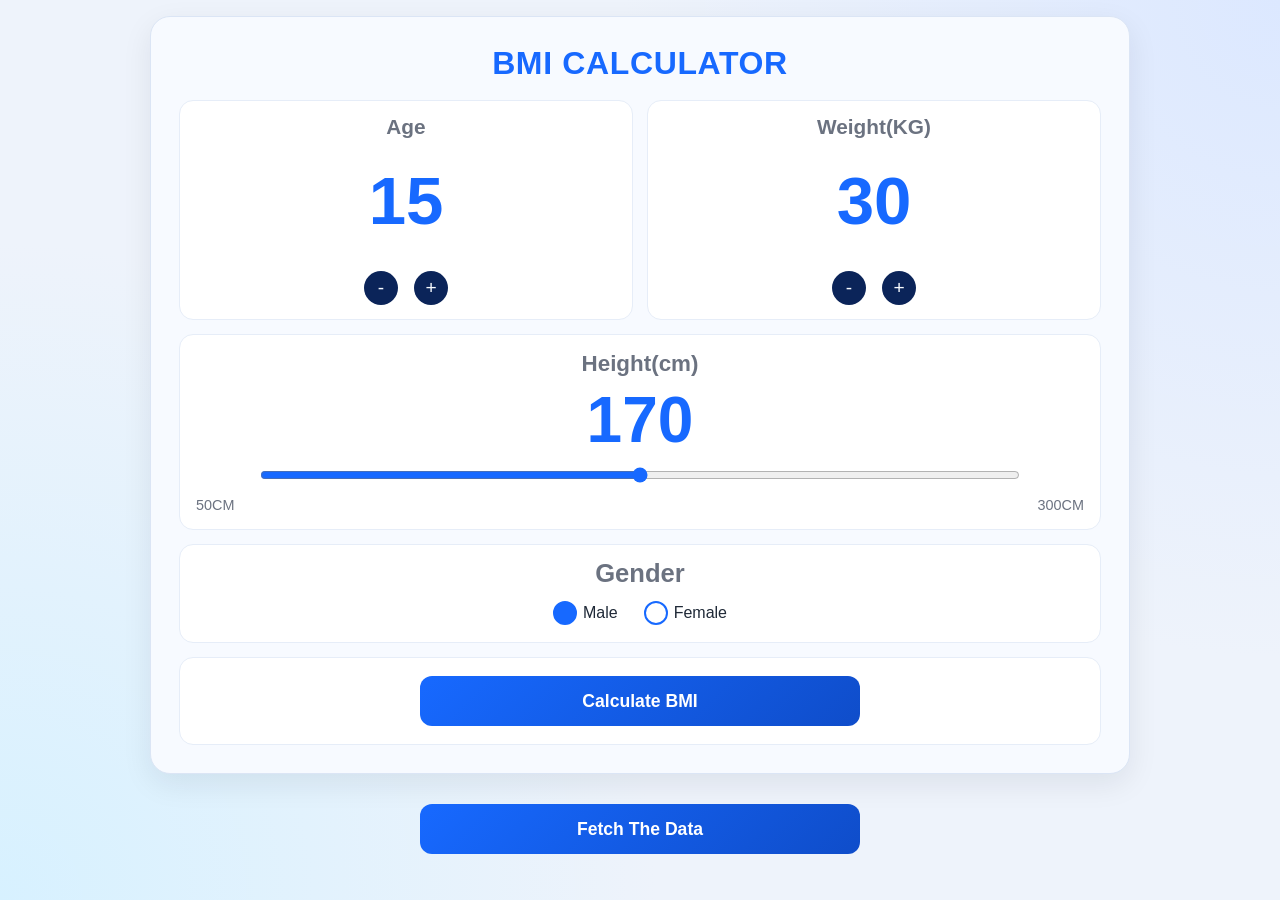
<file: index.html>
<!DOCTYPE html>
<html lang="en">
<head>
    <meta charset="UTF-8">
    <meta name="viewport" content="width=device-width, initial-scale=1.0">
    <link rel="stylesheet" href="style1.css">
    <title>BMI</title>
</head>
<body>

<form action="">
    <div class="container">

        <div class="head-text">
            <h1>BMI CALCULATOR</h1>
        </div>
        <!-- age and weight  -->
        <div class="age_weight">
            <!-- age  -->
            <div class="age">
                <div class="age_1"><span>Age</span></div>
                <div class="age_num"><span id="AgeValue">15</span></div>
                <div class="increase">
                    <div class="minus1"><span>-</span></div>
                    <div class="plus1"><span>+</span></div>
                </div>
            </div>
            <!-- weight -->
            <div class="weight">
                <div class="weight_1"><span>Weight(KG)</span></div>
                <div class="weight_num"><span id="weightValue" >30</span></div>
                <div class="increase">
                    <div class="minus"><span>-</span></div>
                    <div class="plus"><span>+</span></div>
                </div>
            </div>
        </div>
            <!-- height -->

            <div class="height">
                <div class="height_con">
                    <div class="height_1"><span>Height(cm)</span></div>
                    <div class="height_num"><span id="heightValue">170</span></div>
                    <div class="range"><input type="range" name="" id="heightRange" min="50" max="300"></div>
                    <div class="increase">
                        <div class="st"><span>50CM</span></div>
                        <div class="end"><span>300CM</span></div>
                    </div>
                </div>
            </div>

            <!-- Gender -->
        
            <div class="gender">
                <div class="gender_1"><span>Gender</span></div>
                <div class="gender-toggle">
                    <input type="radio" id="male" name="gender"value="male" checked>
                    <label for="male">Male</label>

                    <input type="radio" id="female" name="gender" value="female">
                    <label for="female">Female</label>
                </div>
            </div>
        <!-- button  -->
         <div class="btn">
            <button type="button" onclick="BMI_Calculator()" id="calculate-bmi-btn">Calculate BMI</button>
         </div>
    </div>
</form>

<!--  showing the result of previous data  -->
    <div class="show_display">
        <button type="button" onclick="Display_Data()">Fetch  The Data</button>
    </div>
       <table  class="bmi-table">
            <thead>
                <tr>
                    <th>Height</th>
                    <th>Weight</th>
                    <th>Age</th>
                    <th>Gender</th>
                    <th>BMI</th>
                    <th>Category</th>
                    <th >Delete</th>
                </tr>
            </thead>
            <tbody id="bmiTable"></tbody>
        </table>
    <!-- open modal -->
     <div class="open_modal" id="bmi-modal">
        <div class="modal_card">
            <button type="button" class="close_modal" id="close-bmi-modal">&times;</button>
            <div class="text_1"><span>BMI CALCULATOR</span></div>
            <div class="text_2"><span>Body Mass Index</span></div>
            <form action="">
                <div class="form_BMI"><span>BMI Results</span></div>
                <div class="form_num"><span id="res_num"> </span></div>
                <div class="form_cat"><span id="res_category"></span></div>
                <div class="form_para">
                    <span>Underweight:BMI less than 18.5</span>
                    <span>Normal weight:BMI 18.5 to 24.9</span>
                    <span>Overweight:BMI 25 to 29.9</span>
                    <span>Obesity:30 to 40</span>
                </div>

                <button type="button" onclick="save_res()">Save the Results</button>
            </form>
        </div>
     </div>

    <script src="script1.js"></script>
    
</body>
</html>
</file>
<file: style1.css>
* {
    box-sizing: border-box;
    margin: 0;
    padding: 0;
}

:root {
    --bg: #eef3fb;
    --panel: #ffffff;
    --panel-soft: #f7faff;
    --text: #0f172a;
    --muted: #6b7280;
    --primary: #1769ff;
    --primary-dark: #0f4dca;
    --radius-lg: 20px;
    --radius-md: 14px;
    --shadow-soft: 0 10px 30px rgba(15, 23, 42, 0.08);
}

body {
    min-height: 100vh;
    font-family: "Segoe UI", Tahoma, Geneva, Verdana, sans-serif;
    background:
        radial-gradient(circle at top right, #dce8ff 0%, transparent 42%),
        radial-gradient(circle at bottom left, #d7f1ff 0%, transparent 42%),
        var(--bg);
    color: var(--text);
    padding: 16px;
}

form {
    width: 100%;
}

.container {
    width: min(100%, 980px);
    margin: 0 auto;
    background-color: var(--panel-soft);
    padding: clamp(16px, 2.5vw, 28px);
    border-radius: var(--radius-lg);
    box-shadow: var(--shadow-soft);
    border: 1px solid #dbe5f5;
}

.container .head-text {
    text-align: center;
    margin-bottom: 18px;
}

.container .head-text h1 {
    color: var(--primary);
    font-size: clamp(1.25rem, 2.8vw, 2rem);
    letter-spacing: 0.02em;
}

.age_weight {
    display: grid;
    grid-template-columns: repeat(2, minmax(0, 1fr));
    gap: 14px;
}

.age,
.weight {
    background-color: var(--panel);
    border-radius: var(--radius-md);
    border: 1px solid #e6edf8;
    padding: 14px;
    min-height: 220px;
    display: flex;
    flex-direction: column;
    justify-content: space-between;
}

.age .age_1,
.weight .weight_1 {
    text-align: center;
}

.age .age_1 span,
.weight .weight_1 span {
    font-size: clamp(1rem, 2vw, 1.3rem);
    color: var(--muted);
    font-weight: 600;
}

.age .age_num,
.weight .weight_num {
    text-align: center;
    color: var(--primary);
}

.age .age_num span,
.weight .weight_num span {
    font-size: clamp(2.6rem, 8vw, 4.2rem);
    line-height: 1;
    font-weight: 700;
}

.age .increase,
.weight .increase {
    display: flex;
    justify-content: center;
    gap: 16px;
    margin-top: 8px;
}

.age .increase .minus1,
.age .increase .plus1,
.weight .increase .minus,
.weight .increase .plus {
    background-color: #0b2459;
    color: #f8fbff;
    border-radius: 999px;
    width: 34px;
    height: 34px;
    display: inline-flex;
    align-items: center;
    justify-content: center;
    font-size: 1.2rem;
    cursor: pointer;
    user-select: none;
}

.height,
.gender,
.btn {
    margin-top: 14px;
    border-radius: var(--radius-md);
    background-color: var(--panel);
    border: 1px solid #e6edf8;
}

.height {
    padding: 16px;
}

.height .height_con {
    text-align: center;
}

.height_con .height_1 span {
    color: var(--muted);
    font-size: clamp(1rem, 2.2vw, 1.4rem);
    font-weight: 600;
}

.height_con .height_num {
    color: var(--primary);
    font-size: clamp(2.4rem, 8vw, 4rem);
    line-height: 1.1;
    font-weight: 700;
    margin: 8px 0 12px;
}

.height_con input {
    width: min(100%, 760px);
    accent-color: var(--primary);
}

.height_con .increase {
    display: flex;
    justify-content: space-between;
    margin-top: 10px;
    color: var(--muted);
    font-size: 0.9rem;
}

.gender {
    text-align: center;
    padding: 14px;
}

.gender .gender_1 span {
    font-size: clamp(1.1rem, 2.5vw, 1.6rem);
    color: var(--muted);
    font-weight: 700;
}

.gender-toggle {
    padding: 16px 8px 6px;
    display: flex;
    align-items: center;
    justify-content: center;
    gap: 26px;
}

.gender-toggle label {
    position: relative;
    cursor: pointer;
    padding-left: 30px;
    font-size: 1rem;
    color: #1f2937;
    font-weight: 500;
}

.gender-toggle input[type="radio"] {
    display: none;
}

.gender-toggle label::before {
    content: "";
    position: absolute;
    left: 0;
    top: 50%;
    transform: translateY(-50%);
    width: 20px;
    height: 20px;
    border: 2px solid var(--primary);
    border-radius: 50%;
    background: #fff;
    transition: background-color 0.2s ease;
}

.gender-toggle input[type="radio"]:checked + label::before {
    background: var(--primary);
}

.btn {
    padding: 18px;
    text-align: center;
}

.btn button,
.open_modal form button {
    width: min(100%, 440px);
    min-height: 50px;
    border: none;
    border-radius: 12px;
    font-size: clamp(0.95rem, 2vw, 1.1rem);
    font-weight: 600;
    color: #fff;
    background: linear-gradient(135deg, var(--primary), var(--primary-dark));
    cursor: pointer;
    transition: transform 0.2s ease, box-shadow 0.2s ease;
}

.btn button:hover,
.open_modal form button:hover {
    transform: translateY(-1px);
    box-shadow: 0 8px 18px rgba(23, 105, 255, 0.35);
}



.form_cat{
    text-align: center;
}
.form_cat #res_category{
    font-size: 30px;
    font-style: italic;
    
}
/* Popup */
.open_modal {
    display: none;
    position: fixed;
    inset: 0;
    z-index: 999;
    background: rgba(5, 16, 40, 0.45);
    backdrop-filter: blur(2px);
    align-items: center;
    justify-content: center;
    padding: 16px;
}

.open_modal.show {
    display: flex;
}

.open_modal .modal_card {
    width: min(100%, 640px);
    max-height: calc(100vh - 32px);
    overflow: auto;
    border-radius: 18px;
    padding: clamp(16px, 2.5vw, 26px);
    background-color: #f8f9fc;
    border: 1px solid #e5ebf8;
    box-shadow: 0 20px 45px rgba(10, 23, 55, 0.25);
    position: relative;
    animation: modalFadeIn 0.2s ease-out;
}

.open_modal .close_modal {
    position: absolute;
    top: 10px;
    right: 10px;
    width: 34px;
    height: 34px;
    border: none;
    border-radius: 50%;
    background: #edf2fb;
    color: #2b3853;
    font-size: 24px;
    line-height: 1;
    cursor: pointer;
    transition: background-color 0.2s ease, transform 0.2s ease;
}

.open_modal .close_modal:hover {
    background: #dfe8f6;
    transform: scale(1.05);
}

.open_modal .text_1 {
    padding: 14px 26px 8px;
}

.open_modal .text_1 span {
    font-size: clamp(1.2rem, 3vw, 2rem);
    color: #374151;
    font-weight: 700;
}

.open_modal .text_2 {
    padding-top: 14px;
    padding-bottom: 18px;
}

.open_modal .text_2 span {
    font-size: clamp(1rem, 2.6vw, 1.55rem);
    color: #4b5563;
}

.open_modal form {
    background-color: #fff;
    border-radius: 14px;
    border: 1px solid #edf1f7;
    padding: 0 14px 16px;
}

.open_modal form .form_BMI {
    font-size: clamp(1.2rem, 3vw, 1.8rem);
    font-weight: 700;
    padding-top: 16px;
    padding-bottom: 12px;
}

.open_modal form .form_num span {
    font-size: clamp(2.2rem, 8vw, 4rem);
    color: var(--primary);
    line-height: 1;
}

.open_modal form .form_para {
    display: flex;
    flex-direction: column;
    gap: 6px;
    margin: 16px 0 20px;
}

.open_modal form .form_para span {
    font-size: clamp(0.9rem, 2.4vw, 1.05rem);
    color: #374151;
}
/* data feteching button */
.show_display{
    text-align: center;
}
.show_display button{
    margin-top: 30px;
    width: min(100%, 440px);
    min-height: 50px;
    border: none;
    border-radius: 12px;
    font-size: clamp(0.95rem, 2vw, 1.1rem);
    font-weight: 600;
    color: #fff;
    background: linear-gradient(135deg, var(--primary), var(--primary-dark));
    cursor: pointer;
    transition: transform 0.2s ease, box-shadow 0.2s ease;
}
/* BMI table data fetching */
.bmi-table{
    width:100%;
    margin-top:20px;
    border-collapse:collapse;
    background:#f4f6fb;
    border-radius:10px;
    overflow:hidden;
    font-family:sans-serif;
    display: none;
}

.bmi-table thead{
    background:linear-gradient(90deg,#2f6df6,#1d4ed8);
    color:white;
}

.bmi-table th{
    padding:10px;
    text-align:center;
    font-size:14px;
}

.bmi-table td{
    padding:10px;
    text-align:center;
    color:#333;
}

.bmi-table tbody tr{
    border-bottom:1px solid #d6dbe6;
}

.bmi-table tbody tr:nth-child(even){
    background:#eef2fb;
}

.bmi-table tbody tr:hover{
    background:#dbe6ff;
    transition:0.2s;
}
@keyframes modalFadeIn {
    from {
        opacity: 0;
        transform: translateY(10px) scale(0.98);
    }
    to {
        opacity: 1;
        transform: translateY(0) scale(1);
    }
}

@media (max-width: 900px) {
    body {
        padding: 12px;
    }

    .container {
        padding: 14px;
    }
}

@media (max-width: 700px) {
    .age_weight {
        grid-template-columns: 1fr;
    }

    .age,
    .weight {
        min-height: 180px;
    }

    .gender-toggle {
        gap: 18px;
    }
}

@media (max-width: 520px) {
    .container {
        border-radius: 14px;
    }

    .open_modal {
        padding: 10px;
    }

    .open_modal .modal_card {
        border-radius: 14px;
        max-height: calc(100vh - 20px);
    }

    .btn,
    .height,
    .gender {
        margin-top: 12px;
    }
}
</file>
